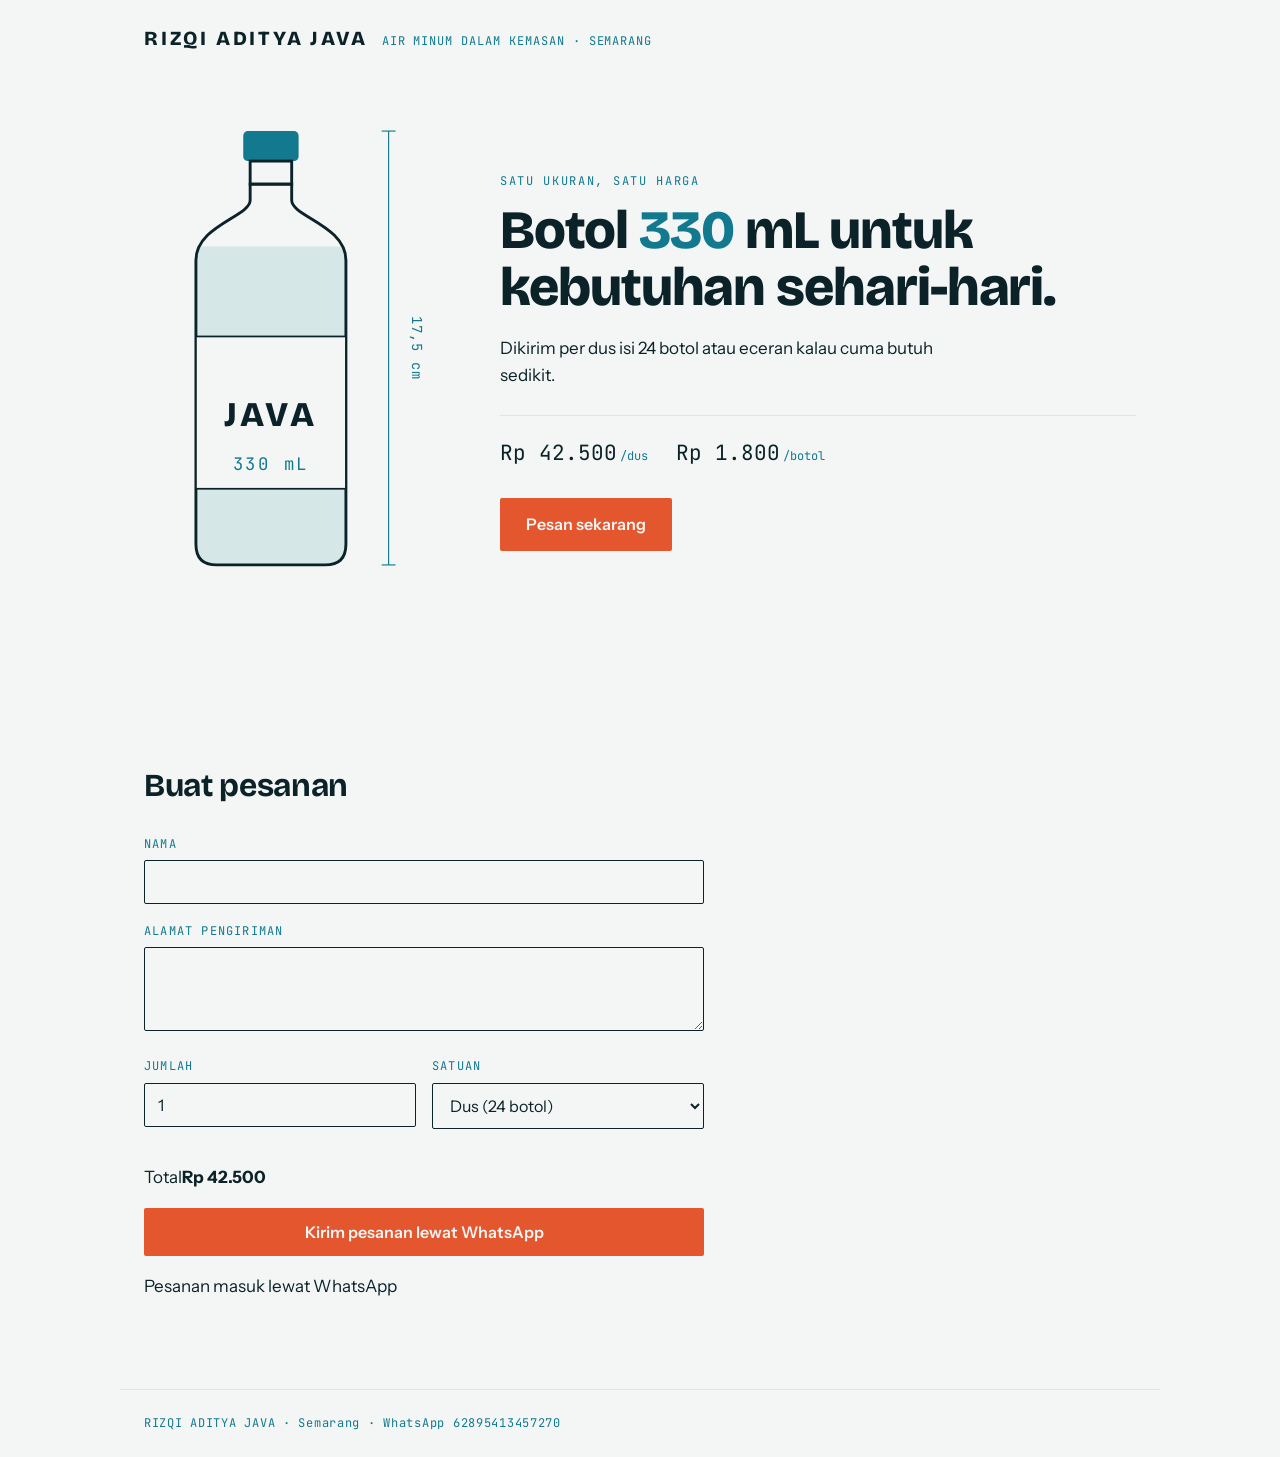
<file: index.html>
<!DOCTYPE html>
<html lang="id">
<head>
<meta charset="UTF-8">
<meta name="viewport" content="width=device-width, initial-scale=1">
<title>RIZQI ADITYA</title>
<meta name="description" content="RIZQI ADITYA JAVA, air minum dalam kemasan botol 330 mL. Dikirim per dus isi 24 botol di Semarang.">
<link rel="preconnect" href="https://fonts.googleapis.com">
<link rel="preconnect" href="https://fonts.gstatic.com" crossorigin>
<link href="https://fonts.googleapis.com/css2?family=Bricolage+Grotesque:opsz,wght@12..96,400;12..96,700;12..96,800&family=Instrument+Sans:wght@400;500;600&family=JetBrains+Mono:wght@400;500&display=swap" rel="stylesheet">
<link rel="stylesheet" href="style.css">
<link rel="shortcut icon" href="apple-touch-icon.png">
</head>

<!-- Ubah harga dan nomor WhatsApp di atribut di bawah ini -->
<body data-harga-dus="42500" data-harga-botol="1800" data-per-dus="24" data-wa="62895413457270">

<header class="bar">
  <span class="bar__merek">RIZQI ADITYA JAVA</span>
  <span class="bar__tag">Air minum dalam kemasan · Semarang</span>
</header>

<main>

  <!-- ==================== HERO ==================== -->
  <section class="hero">
    <figure class="botol">
      <svg viewBox="0 0 260 440" role="img" aria-label="Gambar teknis botol 330 mililiter">
        <defs>
          <clipPath id="isi">
            <path d="M92,66 L92,80 C92,94 45,102 45,132 L45,378 Q45,396 63,396 L157,396 Q175,396 175,378 L175,132 C175,102 128,94 128,80 L128,66 Z"/>
          </clipPath>
        </defs>

        <g clip-path="url(#isi)">
          <rect class="air" x="45" y="120" width="130" height="280"/>
        </g>

        <path class="garis" d="M92,66 L92,80 C92,94 45,102 45,132 L45,378 Q45,396 63,396 L157,396 Q175,396 175,378 L175,132 C175,102 128,94 128,80 L128,66 Z"/>
        <rect class="tutup" x="86" y="20" width="48" height="26" rx="4"/>
        <rect class="garis" x="92" y="46" width="36" height="20"/>

        <rect class="label" x="45" y="198" width="130" height="132"/>
        <text class="label__merek" x="110" y="276" text-anchor="middle">JAVA</text>
        <line class="label__garis" x1="70" y1="292" x2="150" y2="292"/>
        <text class="label__isi" x="110" y="314" text-anchor="middle">330 mL</text>

        <line class="ukur" x1="212" y1="20"  x2="212" y2="396"/>
        <line class="ukur" x1="206" y1="20"  x2="218" y2="20"/>
        <line class="ukur" x1="206" y1="396" x2="218" y2="396"/>
        <text class="ukur__teks" x="232" y="208" transform="rotate(90 232 208)" text-anchor="middle">17,5 cm</text>
      </svg>
    </figure>

    <div class="hero__teks">
      <p class="eyebrow">Satu ukuran, satu harga</p>
      <h1>Botol <span class="angka">330</span> mL untuk kebutuhan sehari-hari.</h1>
      <p class="lead">Dikirim per dus isi 24 botol atau eceran kalau cuma butuh sedikit.</p>
      <p class="harga">
        <span>Rp 42.500<small>/dus</small></span>
        <span>Rp 1.800<small>/botol</small></span>
      </p>
      <a class="tombol" href="#pesan">Pesan sekarang</a>
    </div>
  </section>

  <!-- ==================== FORM PESANAN ==================== -->
  <section class="pesan" id="pesan">
    <h2>Buat pesanan</h2>

    <form class="form" id="form-pesan" novalidate>
      <label class="form__baris">
        <span>Nama</span>
        <input type="text" id="nama" autocomplete="name" required>
      </label>

      <label class="form__baris">
        <span>Alamat pengiriman</span>
        <textarea id="alamat" rows="3" autocomplete="street-address" required></textarea>
      </label>

      <div class="form__duo">
        <label class="form__baris">
          <span>Jumlah</span>
          <input type="number" id="jumlah" min="1" max="500" value="1" inputmode="numeric" required>
        </label>
        <label class="form__baris">
          <span>Satuan</span>
          <select id="satuan">
            <option value="dus">Dus (24 botol)</option>
            <option value="botol">Botol</option>
          </select>
        </label>
      </div>

      <p class="total"><span>Total</span><strong id="total">Rp 42.500</strong></p>

      <p class="galat" id="galat" role="alert" hidden></p>

      <button class="tombol tombol--penuh" type="submit">Kirim pesanan lewat WhatsApp</button>
      <p class="form__catatan">Pesanan masuk lewat WhatsApp</p>
    </form>
  </section>

</main>

<footer class="kaki">
  RIZQI ADITYA JAVA · Semarang · WhatsApp 62895413457270
</footer>

<script>
(function () {
  'use strict';
  var d = document.body.dataset;
  var HARGA = { dus: +d.hargaDus, botol: +d.hargaBotol };
  var WA = d.wa;

  var elJumlah = document.getElementById('jumlah');
  var elSatuan = document.getElementById('satuan');
  var elTotal  = document.getElementById('total');
  var elGalat  = document.getElementById('galat');

  function rupiah(n) {
    return 'Rp ' + n.toString().replace(/\B(?=(\d{3})+(?!\d))/g, '.');
  }

  function jumlahSah() {
    var n = parseInt(elJumlah.value, 10);
    return isNaN(n) ? 0 : Math.min(500, Math.max(0, n));
  }

  function hitung() {
    return HARGA[elSatuan.value] * jumlahSah();
  }

  function render() {
    elTotal.textContent = rupiah(hitung());
  }

  elJumlah.addEventListener('input', render);
  elSatuan.addEventListener('change', render);

  document.getElementById('form-pesan').addEventListener('submit', function (ev) {
    ev.preventDefault();
    var nama   = document.getElementById('nama').value.trim();
    var alamat = document.getElementById('alamat').value.trim();

    if (!nama)          return tegur('Isi nama dulu supaya pesanan bisa dicatat.', 'nama');
    if (!alamat)        return tegur('Isi alamat pengiriman supaya ongkos kirim bisa dihitung.', 'alamat');
    if (jumlahSah() < 1) return tegur('Jumlah pesanan minimal 1.', 'jumlah');

    elGalat.hidden = true;

    var teks = 'Halo RIZQI ADITYA JAVA, saya mau pesan:\n'
             + '- Botol 330 mL: ' + jumlahSah() + ' ' + elSatuan.value + '\n'
             + '- Total: ' + rupiah(hitung()) + '\n'
             + '- Nama: ' + nama + '\n'
             + '- Alamat: ' + alamat;

    window.open('https://wa.me/' + WA + '?text=' + encodeURIComponent(teks), '_blank', 'noopener');
  });

  function tegur(pesan, id) {
    elGalat.textContent = pesan;
    elGalat.hidden = false;
    document.getElementById(id).focus();
  }

  render();
})();
</script>
</body>
</html>
</file>
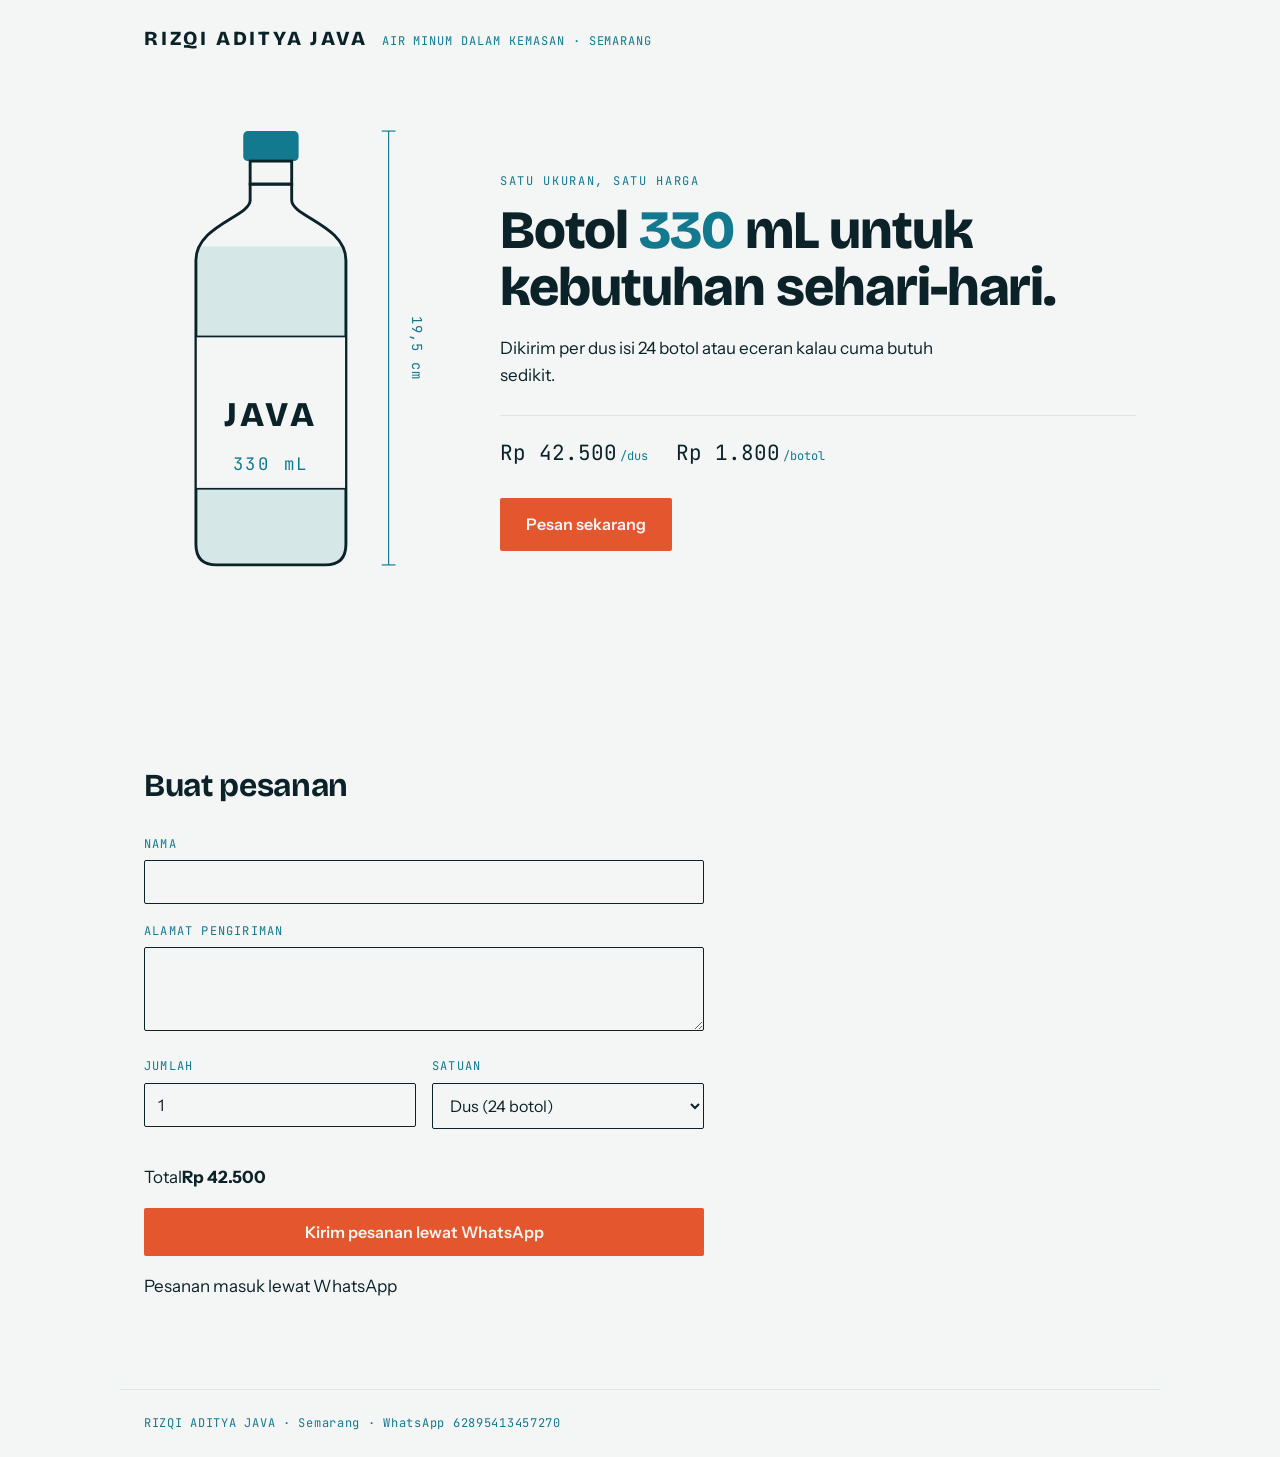
<file: RIZQIADITYA/rizqiaditya.html>
<!DOCTYPE html>
<html lang="id">
<head>
<meta charset="UTF-8">
<meta name="viewport" content="width=device-width, initial-scale=1">
<title>RIZQI ADITYA</title>
<meta name="description" content="RIZQI ADITYA JAVA, air minum dalam kemasan botol 330 mL. Dikirim per dus isi 24 botol di Semarang.">
<link rel="preconnect" href="https://fonts.googleapis.com">
<link rel="preconnect" href="https://fonts.gstatic.com" crossorigin>
<link href="https://fonts.googleapis.com/css2?family=Bricolage+Grotesque:opsz,wght@12..96,400;12..96,700;12..96,800&family=Instrument+Sans:wght@400;500;600&family=JetBrains+Mono:wght@400;500&display=swap" rel="stylesheet">
<link rel="stylesheet" href="rizqiaditya.css">
</head>

<!-- Ubah harga dan nomor WhatsApp di atribut di bawah ini -->
<body data-harga-dus="42500" data-harga-botol="1800" data-per-dus="24" data-wa="6281234567890">

<header class="bar">
  <span class="bar__merek">RIZQI ADITYA JAVA</span>
  <span class="bar__tag">Air minum dalam kemasan · Semarang</span>
</header>

<main>

  <!-- ==================== HERO ==================== -->
  <section class="hero">
    <figure class="botol">
      <svg viewBox="0 0 260 440" role="img" aria-label="Gambar teknis botol 330 mililiter">
        <defs>
          <clipPath id="isi">
            <path d="M92,66 L92,80 C92,94 45,102 45,132 L45,378 Q45,396 63,396 L157,396 Q175,396 175,378 L175,132 C175,102 128,94 128,80 L128,66 Z"/>
          </clipPath>
        </defs>

        <g clip-path="url(#isi)">
          <rect class="air" x="45" y="120" width="130" height="280"/>
        </g>

        <path class="garis" d="M92,66 L92,80 C92,94 45,102 45,132 L45,378 Q45,396 63,396 L157,396 Q175,396 175,378 L175,132 C175,102 128,94 128,80 L128,66 Z"/>
        <rect class="tutup" x="86" y="20" width="48" height="26" rx="4"/>
        <rect class="garis" x="92" y="46" width="36" height="20"/>

        <rect class="label" x="45" y="198" width="130" height="132"/>
        <text class="label__merek" x="110" y="276" text-anchor="middle">JAVA</text>
        <line class="label__garis" x1="70" y1="292" x2="150" y2="292"/>
        <text class="label__isi" x="110" y="314" text-anchor="middle">330 mL</text>

        <line class="ukur" x1="212" y1="20"  x2="212" y2="396"/>
        <line class="ukur" x1="206" y1="20"  x2="218" y2="20"/>
        <line class="ukur" x1="206" y1="396" x2="218" y2="396"/>
        <text class="ukur__teks" x="232" y="208" transform="rotate(90 232 208)" text-anchor="middle">19,5 cm</text>
      </svg>
    </figure>

    <div class="hero__teks">
      <p class="eyebrow">Satu ukuran, satu harga</p>
      <h1>Botol <span class="angka">330</span> mL untuk kebutuhan sehari-hari.</h1>
      <p class="lead">Dikirim per dus isi 24 botol atau eceran kalau cuma butuh sedikit.</p>
      <p class="harga">
        <span>Rp 42.500<small>/dus</small></span>
        <span>Rp 1.800<small>/botol</small></span>
      </p>
      <a class="tombol" href="#pesan">Pesan sekarang</a>
    </div>
  </section>

  <!-- ==================== FORM PESANAN ==================== -->
  <section class="pesan" id="pesan">
    <h2>Buat pesanan</h2>

    <form class="form" id="form-pesan" novalidate>
      <label class="form__baris">
        <span>Nama</span>
        <input type="text" id="nama" autocomplete="name" required>
      </label>

      <label class="form__baris">
        <span>Alamat pengiriman</span>
        <textarea id="alamat" rows="3" autocomplete="street-address" required></textarea>
      </label>

      <div class="form__duo">
        <label class="form__baris">
          <span>Jumlah</span>
          <input type="number" id="jumlah" min="1" max="500" value="1" inputmode="numeric" required>
        </label>
        <label class="form__baris">
          <span>Satuan</span>
          <select id="satuan">
            <option value="dus">Dus (24 botol)</option>
            <option value="botol">Botol</option>
          </select>
        </label>
      </div>

      <p class="total"><span>Total</span><strong id="total">Rp 42.500</strong></p>

      <p class="galat" id="galat" role="alert" hidden></p>

      <button class="tombol tombol--penuh" type="submit">Kirim pesanan lewat WhatsApp</button>
      <p class="form__catatan">Pesanan masuk lewat WhatsApp</p>
    </form>
  </section>

</main>

<footer class="kaki">
  RIZQI ADITYA JAVA · Semarang · WhatsApp 62895413457270
</footer>

<script>
(function () {
  'use strict';
  var d = document.body.dataset;
  var HARGA = { dus: +d.hargaDus, botol: +d.hargaBotol };
  var WA = d.wa;

  var elJumlah = document.getElementById('jumlah');
  var elSatuan = document.getElementById('satuan');
  var elTotal  = document.getElementById('total');
  var elGalat  = document.getElementById('galat');

  function rupiah(n) {
    return 'Rp ' + n.toString().replace(/\B(?=(\d{3})+(?!\d))/g, '.');
  }

  function jumlahSah() {
    var n = parseInt(elJumlah.value, 10);
    return isNaN(n) ? 0 : Math.min(500, Math.max(0, n));
  }

  function hitung() {
    return HARGA[elSatuan.value] * jumlahSah();
  }

  function render() {
    elTotal.textContent = rupiah(hitung());
  }

  elJumlah.addEventListener('input', render);
  elSatuan.addEventListener('change', render);

  document.getElementById('form-pesan').addEventListener('submit', function (ev) {
    ev.preventDefault();
    var nama   = document.getElementById('nama').value.trim();
    var alamat = document.getElementById('alamat').value.trim();

    if (!nama)          return tegur('Isi nama dulu supaya pesanan bisa dicatat.', 'nama');
    if (!alamat)        return tegur('Isi alamat pengiriman supaya ongkos kirim bisa dihitung.', 'alamat');
    if (jumlahSah() < 1) return tegur('Jumlah pesanan minimal 1.', 'jumlah');

    elGalat.hidden = true;

    var teks = 'Halo RIZQI ADITYA JAVA, saya mau pesan:\n'
             + '- Botol 330 mL: ' + jumlahSah() + ' ' + elSatuan.value + '\n'
             + '- Total: ' + rupiah(hitung()) + '\n'
             + '- Nama: ' + nama + '\n'
             + '- Alamat: ' + alamat;

    window.open('https://wa.me/' + WA + '?text=' + encodeURIComponent(teks), '_blank', 'noopener');
  });

  function tegur(pesan, id) {
    elGalat.textContent = pesan;
    elGalat.hidden = false;
    document.getElementById(id).focus();
  }

  render();
})();
</script>
</body>
</html>
</file>
<file: style.css>
:root {
  --tinta:  #0B2229;
  --kertas: #F4F6F5;
  --tirta:  #12798F;
  --kabut:  #D6E7E7;
  --sinyal: #E4572E;

  --display: "Bricolage Grotesque", system-ui, sans-serif;
  --teks:    "Instrument Sans", system-ui, sans-serif;
  --data:    "JetBrains Mono", ui-monospace, monospace;
}

* { box-sizing: border-box; }

body {
  margin: 0;
  background: var(--kertas);
  color: var(--tinta);
  font-family: var(--teks);
  font-size: 17px;
  line-height: 1.6;
}

main { max-width: 1040px; margin: 0 auto; padding: 0 24px; }

/* ---------------- bar atas ---------------- */
.bar {
  display: flex;
  align-items: baseline;
  gap: 14px;
  max-width: 1040px;
  margin: 0 auto;
  padding: 22px 24px;
}
.bar__merek {
  font-family: var(--display);
  font-weight: 800;
  font-size: 20px;
  letter-spacing: 0.14em;
}
.bar__tag {
  font-family: var(--data);
  font-size: 12px;
  text-transform: uppercase;
  letter-spacing: 0.08em;
  color: var(--tirta);
}

/* ---------------- hero ---------------- */
.hero {
  display: grid;
  grid-template-columns: 300px 1fr;
  gap: 56px;
  align-items: center;
  padding: 32px 0 72px;
}

.botol { margin: 0; }
.botol svg { width: 100%; height: auto; display: block; }

.garis { fill: none; stroke: var(--tinta); stroke-width: 2.5; }
.tutup { fill: var(--tirta); }
.label { fill: var(--kertas); stroke: var(--tinta); stroke-width: 1.5; }
.air   { fill: var(--kabut); }

.label__merek {
  font-family: var(--display);
  font-weight: 800;
  font-size: 30px;
  letter-spacing: 0.12em;
  fill: var(--tinta);
}
.label__isi {
  font-family: var(--data);
  font-size: 15px;
  letter-spacing: 0.16em;
  fill: var(--tirta);
}
.ukur { stroke: var(--tirta); stroke-width: 1; }
.ukur__teks {
  font-family: var(--data);
  font-size: 12px;
  fill: var(--tirta);
  letter-spacing: 0.08em;
}

/* air naik sekali saat halaman dibuka */
@keyframes naik { from { transform: translateY(190px); } to { transform: translateY(0); } }
.air { animation: naik 1.1s cubic-bezier(0.22, 0.61, 0.36, 1) both; }

.eyebrow {
  font-family: var(--data);
  font-size: 12px;
  text-transform: uppercase;
  letter-spacing: 0.14em;
  color: var(--tirta);
  margin: 0 0 12px;
}
.hero__teks h1 {
  font-family: var(--display);
  font-weight: 800;
  font-size: clamp(34px, 5vw, 54px);
  line-height: 1.05;
  letter-spacing: -0.02em;
  margin: 0 0 18px;
}
.angka { color: var(--tirta); }
.lead { margin: 0 0 26px; max-width: 42ch; }

.harga {
  display: flex;
  gap: 28px;
  font-family: var(--data);
  font-size: 21px;
  margin: 0 0 28px;
  padding-top: 20px;
  border-top: 1px solid var(--kabut);
}
.harga small { font-size: 12px; color: var(--tirta); margin-left: 3px; }

/* ---------------- tombol ---------------- */
.tombol {
  display: inline-block;
  background: var(--sinyal);
  color: var(--kertas);
  font-family: var(--teks);
  font-size: 16px;
  font-weight: 600;
  text-decoration: none;
  border: none;
  border-radius: 2px;
  padding: 14px 26px;
  cursor: pointer;
  transition: background 0.18s ease;
}
.tombol:hover { background: #C7451F; }
.tombol:focus-visible { outline: 3px solid var(--tirta); outline-offset: 3px; }
.tombol--penuh { width: 100%; }

/* ---------------- panel mineral ---------------- */
.panel {
  border-top: 2px solid var(--tinta);
  border-bottom: 2px solid var(--tinta);
  padding: 34px 0 30px;
  max-width: 560px;
}
.panel__judul {
  font-family: var(--data);
  font-size: 12px;
  font-weight: 500;
  text-transform: uppercase;
  letter-spacing: 0.14em;
  margin: 0 0 20px;
}
.mineral { width: 100%; border-collapse: collapse; }
.mineral th {
  text-align: left;
  font-weight: 500;
  padding: 9px 0;
  border-bottom: 1px solid var(--kabut);
}
.mineral td {
  padding: 9px 0;
  border-bottom: 1px solid var(--kabut);
  font-family: var(--data);
  font-size: 15px;
}
.mineral__nilai { text-align: right; }
.mineral__satuan { text-align: right; width: 66px; color: var(--tirta); font-size: 13px; }
.panel__catatan { font-size: 14px; color: var(--tirta); margin: 16px 0 0; }

/* ---------------- form pesanan ---------------- */
.pesan { padding: 72px 0; max-width: 560px; }
.pesan h2 {
  font-family: var(--display);
  font-weight: 700;
  font-size: 32px;
  letter-spacing: -0.01em;
  margin: 0 0 24px;
}

.form__baris { display: block; margin-bottom: 18px; }
.form__baris > span {
  display: block;
  font-family: var(--data);
  font-size: 12px;
  text-transform: uppercase;
  letter-spacing: 0.1em;
  color: var(--tirta);
  margin-bottom: 6px;
}
.form__baris input,
.form__baris textarea,
.form__baris select {
  width: 100%;
  font-family: var(--teks);
  font-size: 16px;
  color: var(--tinta);
  background: transparent;
  border: 1.5px solid var(--tinta);
  border-radius: 2px;
  padding: 11px 13px;
}
.form__baris input:focus,
.form__baris textarea:focus,
.form__baris select:focus {
  outline: 3px solid var(--tirta);
  outline-offset: 1px;
}
.form__duo { display: grid; grid-template-columns: 1fr 1fr; gap: 16px; }

.galat {
  background: var(--sinyal);
  color: var(--kertas);
  padding: 12px 16px;
  border-radius: 2px;
  margin: 0 0 22px;
}

.nota {
  border: 2px solid var(--tinta);
  padding: 24px;
  margin-bottom: 34px;
}
.nota__baris {
  display: flex;
  justify-content: space-between;
  align-items: baseline;
  gap: 16px;
  margin: 0 0 10px;
}
.nota__baris > span {
  font-family: var(--data);
  font-size: 12px;
  text-transform: uppercase;
  letter-spacing: 0.1em;
  color: var(--tirta);
}
.nota__total {
  border-top: 1px solid var(--kabut);
  padding-top: 12px;
  margin-bottom: 20px;
  font-size: 21px;
}
.nota__catatan { font-size: 14px; color: var(--tirta); margin: 14px 0 0; }

/* ---------------- kaki ---------------- */
.kaki {
  max-width: 1040px;
  margin: 0 auto;
  padding: 24px;
  border-top: 1px solid var(--kabut);
  font-family: var(--data);
  font-size: 12px;
  letter-spacing: 0.06em;
  color: var(--tirta);
}

/* ---------------- layar kecil ---------------- */
@media (max-width: 760px) {
  .hero { grid-template-columns: 1fr; gap: 32px; padding-bottom: 48px; }
  .botol { max-width: 210px; }
  .pesan { padding: 48px 0; }
}

@media (prefers-reduced-motion: reduce) {
  .air { animation: none; }
  .tombol { transition: none; }
}
</file>
<file: RIZQIADITYA/rizqiaditya.css>
:root {
  --tinta:  #0B2229;
  --kertas: #F4F6F5;
  --tirta:  #12798F;
  --kabut:  #D6E7E7;
  --sinyal: #E4572E;

  --display: "Bricolage Grotesque", system-ui, sans-serif;
  --teks:    "Instrument Sans", system-ui, sans-serif;
  --data:    "JetBrains Mono", ui-monospace, monospace;
}

* { box-sizing: border-box; }

body {
  margin: 0;
  background: var(--kertas);
  color: var(--tinta);
  font-family: var(--teks);
  font-size: 17px;
  line-height: 1.6;
}

main { max-width: 1040px; margin: 0 auto; padding: 0 24px; }

/* ---------------- bar atas ---------------- */
.bar {
  display: flex;
  align-items: baseline;
  gap: 14px;
  max-width: 1040px;
  margin: 0 auto;
  padding: 22px 24px;
}
.bar__merek {
  font-family: var(--display);
  font-weight: 800;
  font-size: 20px;
  letter-spacing: 0.14em;
}
.bar__tag {
  font-family: var(--data);
  font-size: 12px;
  text-transform: uppercase;
  letter-spacing: 0.08em;
  color: var(--tirta);
}

/* ---------------- hero ---------------- */
.hero {
  display: grid;
  grid-template-columns: 300px 1fr;
  gap: 56px;
  align-items: center;
  padding: 32px 0 72px;
}

.botol { margin: 0; }
.botol svg { width: 100%; height: auto; display: block; }

.garis { fill: none; stroke: var(--tinta); stroke-width: 2.5; }
.tutup { fill: var(--tirta); }
.label { fill: var(--kertas); stroke: var(--tinta); stroke-width: 1.5; }
.air   { fill: var(--kabut); }

.label__merek {
  font-family: var(--display);
  font-weight: 800;
  font-size: 30px;
  letter-spacing: 0.12em;
  fill: var(--tinta);
}
.label__isi {
  font-family: var(--data);
  font-size: 15px;
  letter-spacing: 0.16em;
  fill: var(--tirta);
}
.ukur { stroke: var(--tirta); stroke-width: 1; }
.ukur__teks {
  font-family: var(--data);
  font-size: 12px;
  fill: var(--tirta);
  letter-spacing: 0.08em;
}

/* air naik sekali saat halaman dibuka */
@keyframes naik { from { transform: translateY(190px); } to { transform: translateY(0); } }
.air { animation: naik 1.1s cubic-bezier(0.22, 0.61, 0.36, 1) both; }

.eyebrow {
  font-family: var(--data);
  font-size: 12px;
  text-transform: uppercase;
  letter-spacing: 0.14em;
  color: var(--tirta);
  margin: 0 0 12px;
}
.hero__teks h1 {
  font-family: var(--display);
  font-weight: 800;
  font-size: clamp(34px, 5vw, 54px);
  line-height: 1.05;
  letter-spacing: -0.02em;
  margin: 0 0 18px;
}
.angka { color: var(--tirta); }
.lead { margin: 0 0 26px; max-width: 42ch; }

.harga {
  display: flex;
  gap: 28px;
  font-family: var(--data);
  font-size: 21px;
  margin: 0 0 28px;
  padding-top: 20px;
  border-top: 1px solid var(--kabut);
}
.harga small { font-size: 12px; color: var(--tirta); margin-left: 3px; }

/* ---------------- tombol ---------------- */
.tombol {
  display: inline-block;
  background: var(--sinyal);
  color: var(--kertas);
  font-family: var(--teks);
  font-size: 16px;
  font-weight: 600;
  text-decoration: none;
  border: none;
  border-radius: 2px;
  padding: 14px 26px;
  cursor: pointer;
  transition: background 0.18s ease;
}
.tombol:hover { background: #C7451F; }
.tombol:focus-visible { outline: 3px solid var(--tirta); outline-offset: 3px; }
.tombol--penuh { width: 100%; }

/* ---------------- panel mineral ---------------- */
.panel {
  border-top: 2px solid var(--tinta);
  border-bottom: 2px solid var(--tinta);
  padding: 34px 0 30px;
  max-width: 560px;
}
.panel__judul {
  font-family: var(--data);
  font-size: 12px;
  font-weight: 500;
  text-transform: uppercase;
  letter-spacing: 0.14em;
  margin: 0 0 20px;
}
.mineral { width: 100%; border-collapse: collapse; }
.mineral th {
  text-align: left;
  font-weight: 500;
  padding: 9px 0;
  border-bottom: 1px solid var(--kabut);
}
.mineral td {
  padding: 9px 0;
  border-bottom: 1px solid var(--kabut);
  font-family: var(--data);
  font-size: 15px;
}
.mineral__nilai { text-align: right; }
.mineral__satuan { text-align: right; width: 66px; color: var(--tirta); font-size: 13px; }
.panel__catatan { font-size: 14px; color: var(--tirta); margin: 16px 0 0; }

/* ---------------- form pesanan ---------------- */
.pesan { padding: 72px 0; max-width: 560px; }
.pesan h2 {
  font-family: var(--display);
  font-weight: 700;
  font-size: 32px;
  letter-spacing: -0.01em;
  margin: 0 0 24px;
}

.form__baris { display: block; margin-bottom: 18px; }
.form__baris > span {
  display: block;
  font-family: var(--data);
  font-size: 12px;
  text-transform: uppercase;
  letter-spacing: 0.1em;
  color: var(--tirta);
  margin-bottom: 6px;
}
.form__baris input,
.form__baris textarea,
.form__baris select {
  width: 100%;
  font-family: var(--teks);
  font-size: 16px;
  color: var(--tinta);
  background: transparent;
  border: 1.5px solid var(--tinta);
  border-radius: 2px;
  padding: 11px 13px;
}
.form__baris input:focus,
.form__baris textarea:focus,
.form__baris select:focus {
  outline: 3px solid var(--tirta);
  outline-offset: 1px;
}
.form__duo { display: grid; grid-template-columns: 1fr 1fr; gap: 16px; }

.galat {
  background: var(--sinyal);
  color: var(--kertas);
  padding: 12px 16px;
  border-radius: 2px;
  margin: 0 0 22px;
}

.nota {
  border: 2px solid var(--tinta);
  padding: 24px;
  margin-bottom: 34px;
}
.nota__baris {
  display: flex;
  justify-content: space-between;
  align-items: baseline;
  gap: 16px;
  margin: 0 0 10px;
}
.nota__baris > span {
  font-family: var(--data);
  font-size: 12px;
  text-transform: uppercase;
  letter-spacing: 0.1em;
  color: var(--tirta);
}
.nota__total {
  border-top: 1px solid var(--kabut);
  padding-top: 12px;
  margin-bottom: 20px;
  font-size: 21px;
}
.nota__catatan { font-size: 14px; color: var(--tirta); margin: 14px 0 0; }

/* ---------------- kaki ---------------- */
.kaki {
  max-width: 1040px;
  margin: 0 auto;
  padding: 24px;
  border-top: 1px solid var(--kabut);
  font-family: var(--data);
  font-size: 12px;
  letter-spacing: 0.06em;
  color: var(--tirta);
}

/* ---------------- layar kecil ---------------- */
@media (max-width: 760px) {
  .hero { grid-template-columns: 1fr; gap: 32px; padding-bottom: 48px; }
  .botol { max-width: 210px; }
  .pesan { padding: 48px 0; }
}

@media (prefers-reduced-motion: reduce) {
  .air { animation: none; }
  .tombol { transition: none; }
}
</file>
